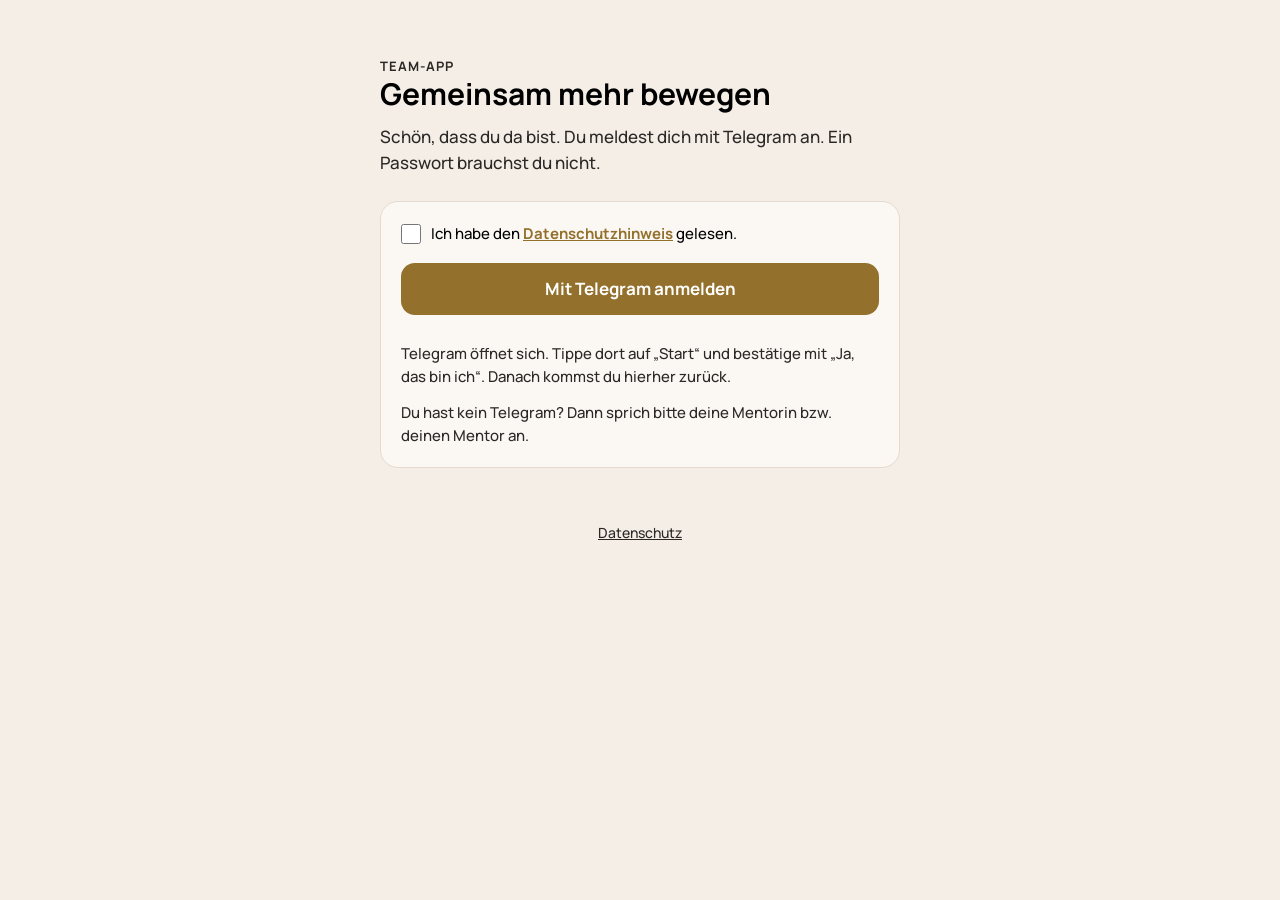
<file: index.html>
<!doctype html>
<html lang="de">
<head>
  <meta charset="utf-8">
  <meta name="viewport" content="width=device-width, initial-scale=1, viewport-fit=cover">
  <meta name="theme-color" content="#F4EEE7">
  <meta name="apple-mobile-web-app-capable" content="yes">
  <meta name="apple-mobile-web-app-status-bar-style" content="default">
  <meta name="robots" content="noindex">
  <title>Gemeinsam mehr bewegen</title>
  <link rel="manifest" href="manifest.webmanifest">
  <link rel="icon" href="icons/icon-192.png">
  <link rel="apple-touch-icon" href="icons/icon-192.png">
  <link rel="stylesheet" href="huelle.css">
</head>
<body>
  <main id="app" class="app" aria-live="polite"><p class="h-leise">Einen Moment …</p></main>
  <footer id="fuss" class="h-fuss" hidden></footer>
  <script src="config.js"></script>
  <script src="sb.js"></script>
  <script src="huelle.js"></script>
</body>
</html>
</file>
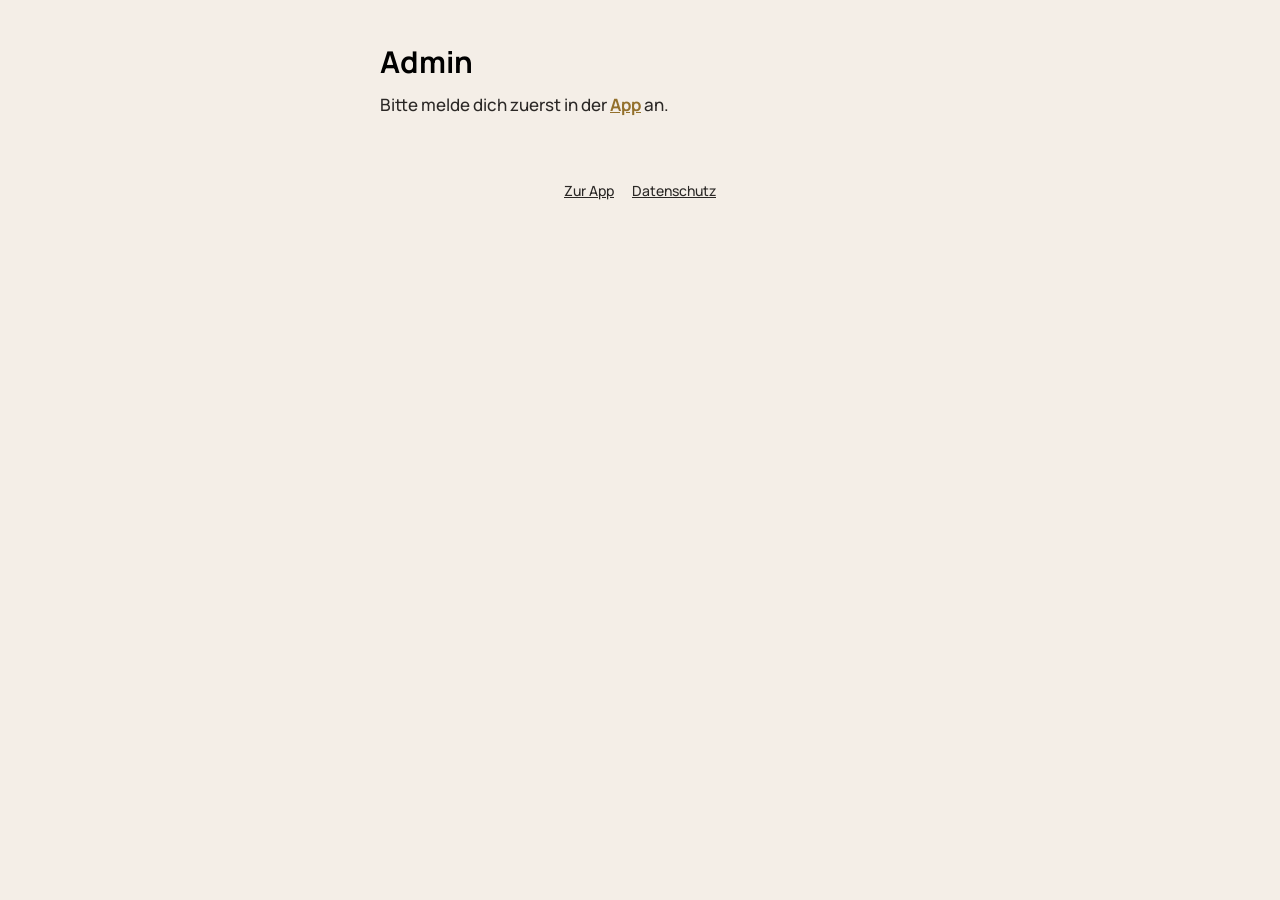
<file: admin.html>
<!doctype html>
<html lang="de">
<head>
  <meta charset="utf-8">
  <meta name="viewport" content="width=device-width, initial-scale=1, viewport-fit=cover">
  <meta name="theme-color" content="#F4EEE7">
  <meta name="robots" content="noindex">
  <title>Admin · Gemeinsam mehr bewegen</title>
  <link rel="icon" href="icons/icon-192.png">
  <link rel="stylesheet" href="huelle.css">
</head>
<body>
  <main id="app" class="app" aria-live="polite"><p class="h-leise">Einen Moment …</p></main>
  <footer class="h-fuss"><a href="./">Zur App</a><a href="datenschutz.html">Datenschutz</a></footer>
  <script src="config.js"></script>
  <script src="sb.js"></script>
  <script src="admin.js"></script>
</body>
</html>
</file>
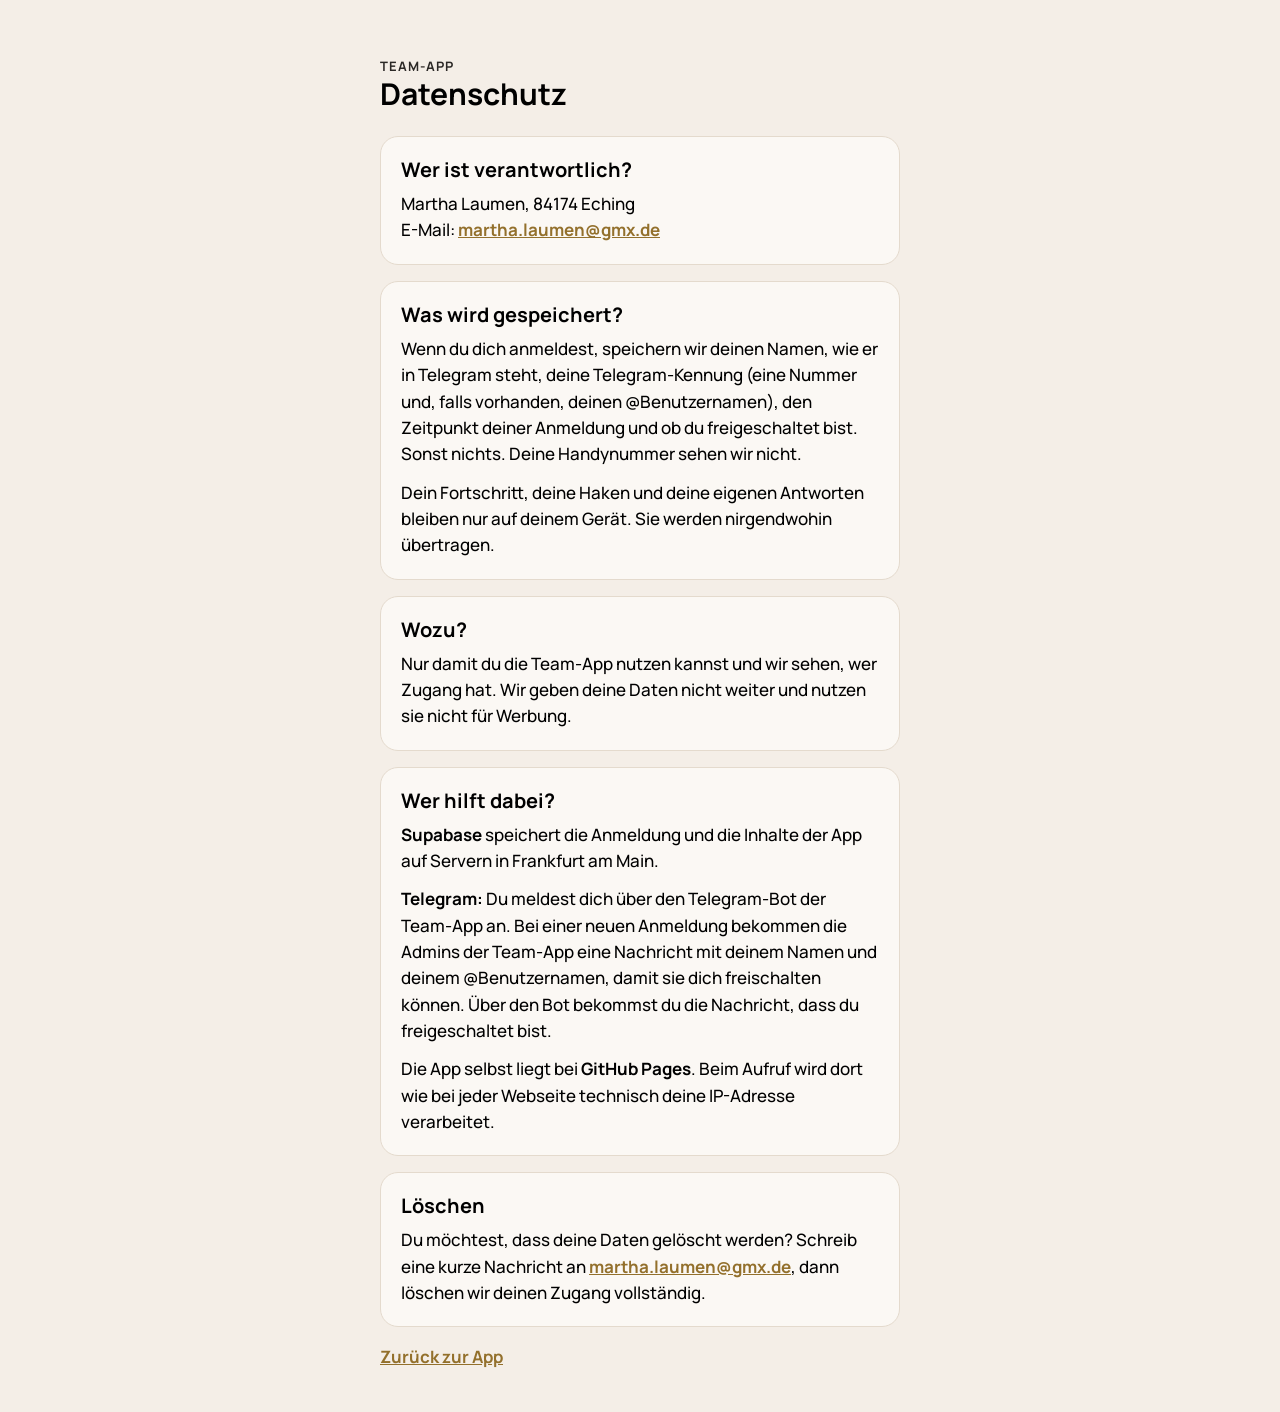
<file: datenschutz.html>
<!doctype html>
<html lang="de">
<head>
  <meta charset="utf-8">
  <meta name="viewport" content="width=device-width, initial-scale=1, viewport-fit=cover">
  <meta name="theme-color" content="#F4EEE7">
  <title>Datenschutz · Gemeinsam mehr bewegen</title>
  <link rel="icon" href="icons/icon-192.png">
  <link rel="stylesheet" href="huelle.css">
</head>
<body>
  <main class="app">
    <header class="h-kopf"><p class="h-vorzeile">Team-App</p><h1>Datenschutz</h1></header>
    <section class="h-karte">
      <h2>Wer ist verantwortlich?</h2>
      <p>Martha Laumen, 84174 Eching<br>E-Mail: <a class="h-link" href="mailto:martha.laumen@gmx.de">martha.laumen@gmx.de</a></p>
    </section>
    <section class="h-karte">
      <h2>Was wird gespeichert?</h2>
      <p>Wenn du dich anmeldest, speichern wir deinen Namen, wie er in Telegram steht, deine Telegram-Kennung (eine Nummer und, falls vorhanden, deinen @Benutzernamen), den Zeitpunkt deiner Anmeldung und ob du freigeschaltet bist. Sonst nichts. Deine Handynummer sehen wir nicht.</p>
      <p>Dein Fortschritt, deine Haken und deine eigenen Antworten bleiben nur auf deinem Gerät. Sie werden nirgendwohin übertragen.</p>
    </section>
    <section class="h-karte">
      <h2>Wozu?</h2>
      <p>Nur damit du die Team-App nutzen kannst und wir sehen, wer Zugang hat. Wir geben deine Daten nicht weiter und nutzen sie nicht für Werbung.</p>
    </section>
    <section class="h-karte">
      <h2>Wer hilft dabei?</h2>
      <p><strong>Supabase</strong> speichert die Anmeldung und die Inhalte der App auf Servern in Frankfurt am Main.</p>
      <p><strong>Telegram:</strong> Du meldest dich über den Telegram-Bot der Team-App an. Bei einer neuen Anmeldung bekommen die Admins der Team-App eine Nachricht mit deinem Namen und deinem @Benutzernamen, damit sie dich freischalten können. Über den Bot bekommst du die Nachricht, dass du freigeschaltet bist.</p>
      <p>Die App selbst liegt bei <strong>GitHub Pages</strong>. Beim Aufruf wird dort wie bei jeder Webseite technisch deine IP-Adresse verarbeitet.</p>
    </section>
    <section class="h-karte">
      <h2>Löschen</h2>
      <p>Du möchtest, dass deine Daten gelöscht werden? Schreib eine kurze Nachricht an <a class="h-link" href="mailto:martha.laumen@gmx.de">martha.laumen@gmx.de</a>, dann löschen wir deinen Zugang vollständig.</p>
    </section>
    <p><a class="h-link" href="./">Zurück zur App</a></p>
  </main>
</body>
</html>
</file>
<file: huelle.css>
/* Grundaussehen der Hülle: Anmeldung, Warten, Admin. Das Kursaussehen kommt nach der Freigabe dazu. */
@font-face {
  font-family: "Manrope";
  src: url("schrift/manrope-latin.woff2") format("woff2");
  font-weight: 200 800; font-style: normal; font-display: swap;
  unicode-range: U+0000-00FF, U+0131, U+0152-0153, U+02BB-02BC, U+02C6, U+02DA, U+02DC, U+0304, U+0308, U+0329, U+2000-206F, U+20AC, U+2122, U+2191, U+2193, U+2212, U+2215, U+FEFF, U+FFFD;
}
@font-face {
  font-family: "Manrope";
  src: url("schrift/manrope-latin-ext.woff2") format("woff2");
  font-weight: 200 800; font-style: normal; font-display: swap;
  unicode-range: U+0100-02BA, U+02BD-02C5, U+02C7-02CC, U+02CE-02D7, U+02DD-02FF, U+0304, U+0308, U+0329, U+1D00-1DBF, U+1E00-1E9F, U+1EF2-1EFF, U+2020, U+20A0-20AB, U+20AD-20C0, U+2113, U+2C60-2C7F, U+A720-A7FF;
}

:root {
  --creme: #F4EEE7;
  --karte: #FBF8F4;
  --text: #000;
  --text-neben: #2B2826;
  --gold: #93702C;
  --linie: #E4DACD;
  --pink: #A8336A;
  --radius: 18px;
}

* { box-sizing: border-box; }
html { -webkit-text-size-adjust: 100%; }
body {
  margin: 0;
  background: var(--creme);
  color: var(--text);
  font-family: "Manrope", system-ui, -apple-system, "Segoe UI", sans-serif;
  font-size: 17px; font-weight: 500; line-height: 1.55;
  -webkit-font-smoothing: antialiased;
  overflow-x: hidden;
}
.app {
  max-width: 560px; margin: 0 auto;
  padding: max(28px, env(safe-area-inset-top)) 20px max(24px, env(safe-area-inset-bottom));
}

.h-kopf { padding: 16px 0 24px; }
.h-vorzeile { margin: 0 0 8px; font-size: 13px; font-weight: 700; letter-spacing: .08em; text-transform: uppercase; color: var(--gold); }
.h-kopf h1 { margin: 0; font-size: 30px; line-height: 1.2; font-weight: 700; }
.h-kopf p { margin: 12px 0 0; color: var(--text-neben); }

.h-karte { background: var(--karte); border: 1px solid var(--linie); border-radius: var(--radius); padding: 20px; margin: 0 0 16px; }
.h-karte h2 { margin: 0 0 8px; font-size: 20px; line-height: 1.3; }
.h-karte p { margin: 0 0 12px; }
.h-karte p:last-child { margin-bottom: 0; }

.h-feld { display: block; margin: 0 0 16px; }
.h-feld span { display: block; font-size: 15px; font-weight: 700; margin-bottom: 6px; }
.h-feld small { display: block; font-size: 14px; color: var(--text-neben); margin-top: 4px; }
.h-feld input {
  width: 100%; font: inherit; font-size: 17px; padding: 12px 14px;
  border: 1.5px solid var(--linie); border-radius: 12px; background: #fff; color: var(--text);
}
.h-feld input:focus { outline: none; border-color: var(--gold); }
.h-code { letter-spacing: .3em; font-size: 22px !important; text-align: center; }

.h-haken { display: flex; gap: 10px; align-items: flex-start; margin: 0 0 18px; font-size: 15px; }
.h-haken input { width: 20px; height: 20px; margin: 2px 0 0; accent-color: var(--gold); flex: none; }
.h-haken a, .h-link { color: var(--gold); font-weight: 700; text-decoration: underline; }

.h-knopf {
  display: flex; align-items: center; justify-content: center; gap: 8px; width: 100%;
  min-height: 52px; padding: 12px 18px; border: 0; border-radius: 14px;
  background: var(--gold); color: #fff; font: inherit; font-weight: 700; cursor: pointer; text-decoration: none;
}
.h-knopf.zweit { background: transparent; color: var(--gold); border: 1.5px solid var(--gold); margin-top: 10px; }
.h-knopf.klein { width: auto; min-height: 40px; padding: 8px 14px; font-size: 15px; }
.h-knopf.rot { background: transparent; color: var(--pink); border: 1.5px solid var(--pink); }
.h-knopf[disabled] { opacity: .5; cursor: default; }
.h-knopf:focus-visible, .h-link:focus-visible { outline: 2px solid var(--gold); outline-offset: 3px; }

.h-meldung { margin: 12px 0 0; font-size: 15px; font-weight: 600; color: var(--pink); min-height: 1em; }
.h-meldung.gut { color: var(--gold); }
.h-leise { color: var(--text-neben); font-size: 15px; }

.h-fuss {
  max-width: 560px; margin: 0 auto; padding: 8px 20px max(32px, env(safe-area-inset-bottom));
  display: flex; flex-wrap: wrap; gap: 6px 18px; justify-content: center;
  font-size: 14px; color: var(--text-neben);
}
.h-fuss a, .h-fuss button { color: var(--text-neben); background: none; border: 0; padding: 6px 0; font: inherit; text-decoration: underline; cursor: pointer; }

/* Admin */
.h-suche { margin: 0 0 16px; }
.h-person { display: flex; flex-wrap: wrap; gap: 8px 12px; align-items: center; justify-content: space-between; padding: 12px 0; border-top: 1px solid var(--linie); }
.h-person:first-of-type { border-top: 0; }
.h-person-name { font-weight: 700; }
.h-person-info { font-size: 14px; color: var(--text-neben); word-break: break-all; }
.h-person-knoepfe { display: flex; gap: 8px; flex-wrap: wrap; }
.h-zahl { display: inline-block; min-width: 26px; padding: 0 8px; border-radius: 13px; background: var(--gold); color: #fff; font-size: 14px; text-align: center; margin-left: 6px; }
.h-protokoll { font-size: 14px; white-space: pre-wrap; background: #fff; border: 1px solid var(--linie); border-radius: 12px; padding: 12px; max-height: 260px; overflow: auto; margin-top: 12px; }
.h-protokoll:empty { display: none; }
.h-datei input { font: inherit; font-size: 15px; max-width: 100%; }
</file>
